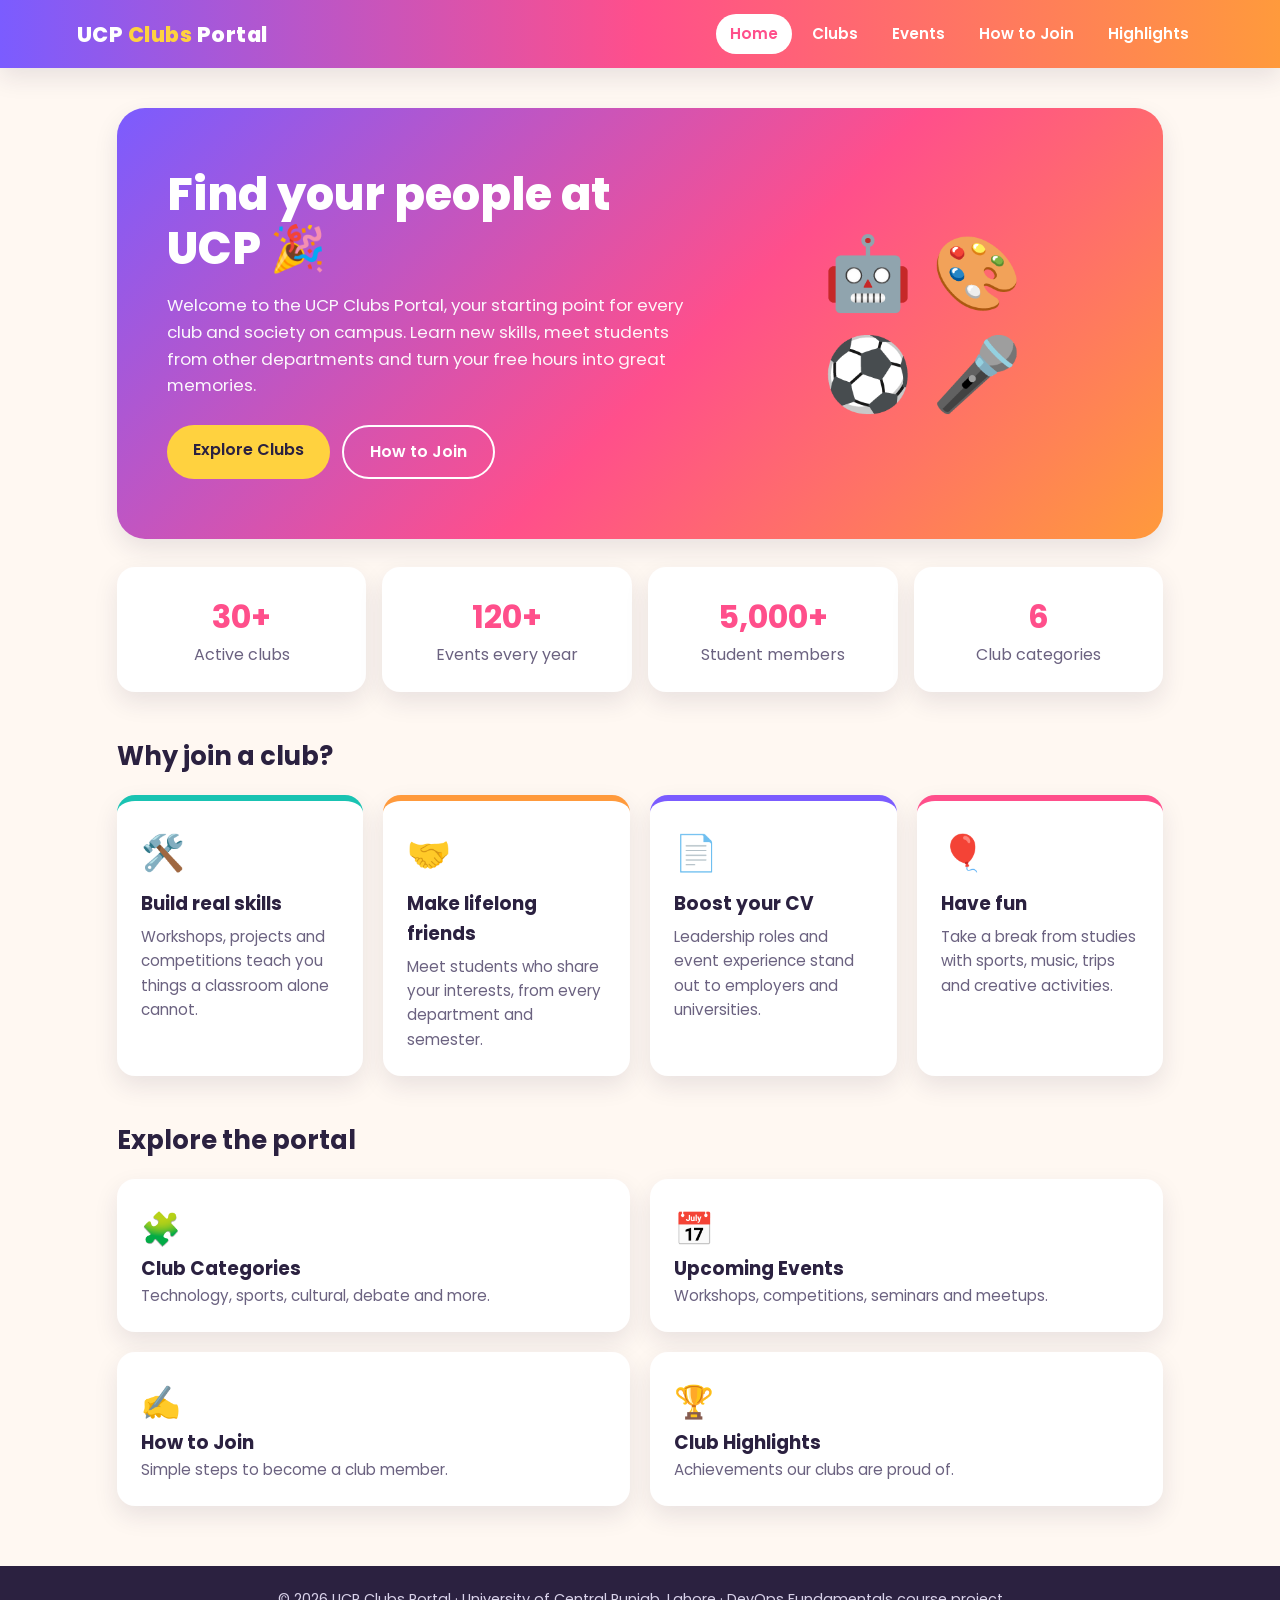
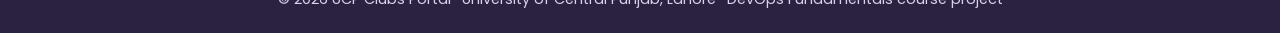
<file: src/index.html>
<!doctype html>
<html lang="en">
  <head>
    <meta charset="UTF-8" />
    <meta name="viewport" content="width=device-width, initial-scale=1.0" />
    <title>Home | UCP Clubs Portal</title>
    <link rel="stylesheet" href="../styles/style.css" />
  </head>
  <body>
    <header class="site-header">
      <a class="logo" href="index.html">UCP <span>Clubs</span> Portal</a>
      <nav class="nav">
        <a href="index.html" class="active">Home</a>
        <a href="clubs.html">Clubs</a>
        <a href="events.html">Events</a>
        <a href="join.html">How to Join</a>
        <a href="highlights.html">Highlights</a>
      </nav>
    </header>

    <main>
      <section class="home-hero">
        <div>
          <h1>Find your people at UCP 🎉</h1>
          <p>
            Welcome to the UCP Clubs Portal, your starting point for every club
            and society on campus. Learn new skills, meet students from other
            departments and turn your free hours into great memories.
          </p>
          <div class="home-hero-actions">
            <a class="btn btn-primary" href="clubs.html">Explore Clubs</a>
            <a class="btn btn-outline" href="join.html">How to Join</a>
          </div>
        </div>
        <div class="home-hero-art" aria-hidden="true">🤖 🎨<br />⚽ 🎤</div>
      </section>

      <section class="home-stats">
        <div class="home-stat card"><strong>30+</strong>Active clubs</div>
        <div class="home-stat card"><strong>120+</strong>Events every year</div>
        <div class="home-stat card"><strong>5,000+</strong>Student members</div>
        <div class="home-stat card"><strong>6</strong>Club categories</div>
      </section>

      <h2 class="section-heading">Why join a club?</h2>
      <section class="home-benefits">
        <article class="home-benefit card">
          <div class="icon">🛠️</div>
          <h3>Build real skills</h3>
          <p>
            Workshops, projects and competitions teach you things a classroom
            alone cannot.
          </p>
        </article>
        <article class="home-benefit card">
          <div class="icon">🤝</div>
          <h3>Make lifelong friends</h3>
          <p>
            Meet students who share your interests, from every department and
            semester.
          </p>
        </article>
        <article class="home-benefit card">
          <div class="icon">📄</div>
          <h3>Boost your CV</h3>
          <p>
            Leadership roles and event experience stand out to employers and
            universities.
          </p>
        </article>
        <article class="home-benefit card">
          <div class="icon">🎈</div>
          <h3>Have fun</h3>
          <p>
            Take a break from studies with sports, music, trips and creative
            activities.
          </p>
        </article>
      </section>

      <h2 class="section-heading">Explore the portal</h2>
      <section class="home-explore">
        <a class="card" href="clubs.html"
          ><span>🧩</span>
          <h3>Club Categories</h3>
          <p>Technology, sports, cultural, debate and more.</p></a
        >
        <a class="card" href="events.html"
          ><span>📅</span>
          <h3>Upcoming Events</h3>
          <p>Workshops, competitions, seminars and meetups.</p></a
        >
        <a class="card" href="join.html"
          ><span>✍️</span>
          <h3>How to Join</h3>
          <p>Simple steps to become a club member.</p></a
        >
        <a class="card" href="highlights.html"
          ><span>🏆</span>
          <h3>Club Highlights</h3>
          <p>Achievements our clubs are proud of.</p></a
        >
      </section>
    </main>

    <footer class="site-footer">
      <p>
        &copy; 2026 UCP Clubs Portal &middot; University of Central Punjab,
        Lahore &middot; DevOps Fundamentals course project
      </p>
    </footer>
  </body>
</html>
</file>
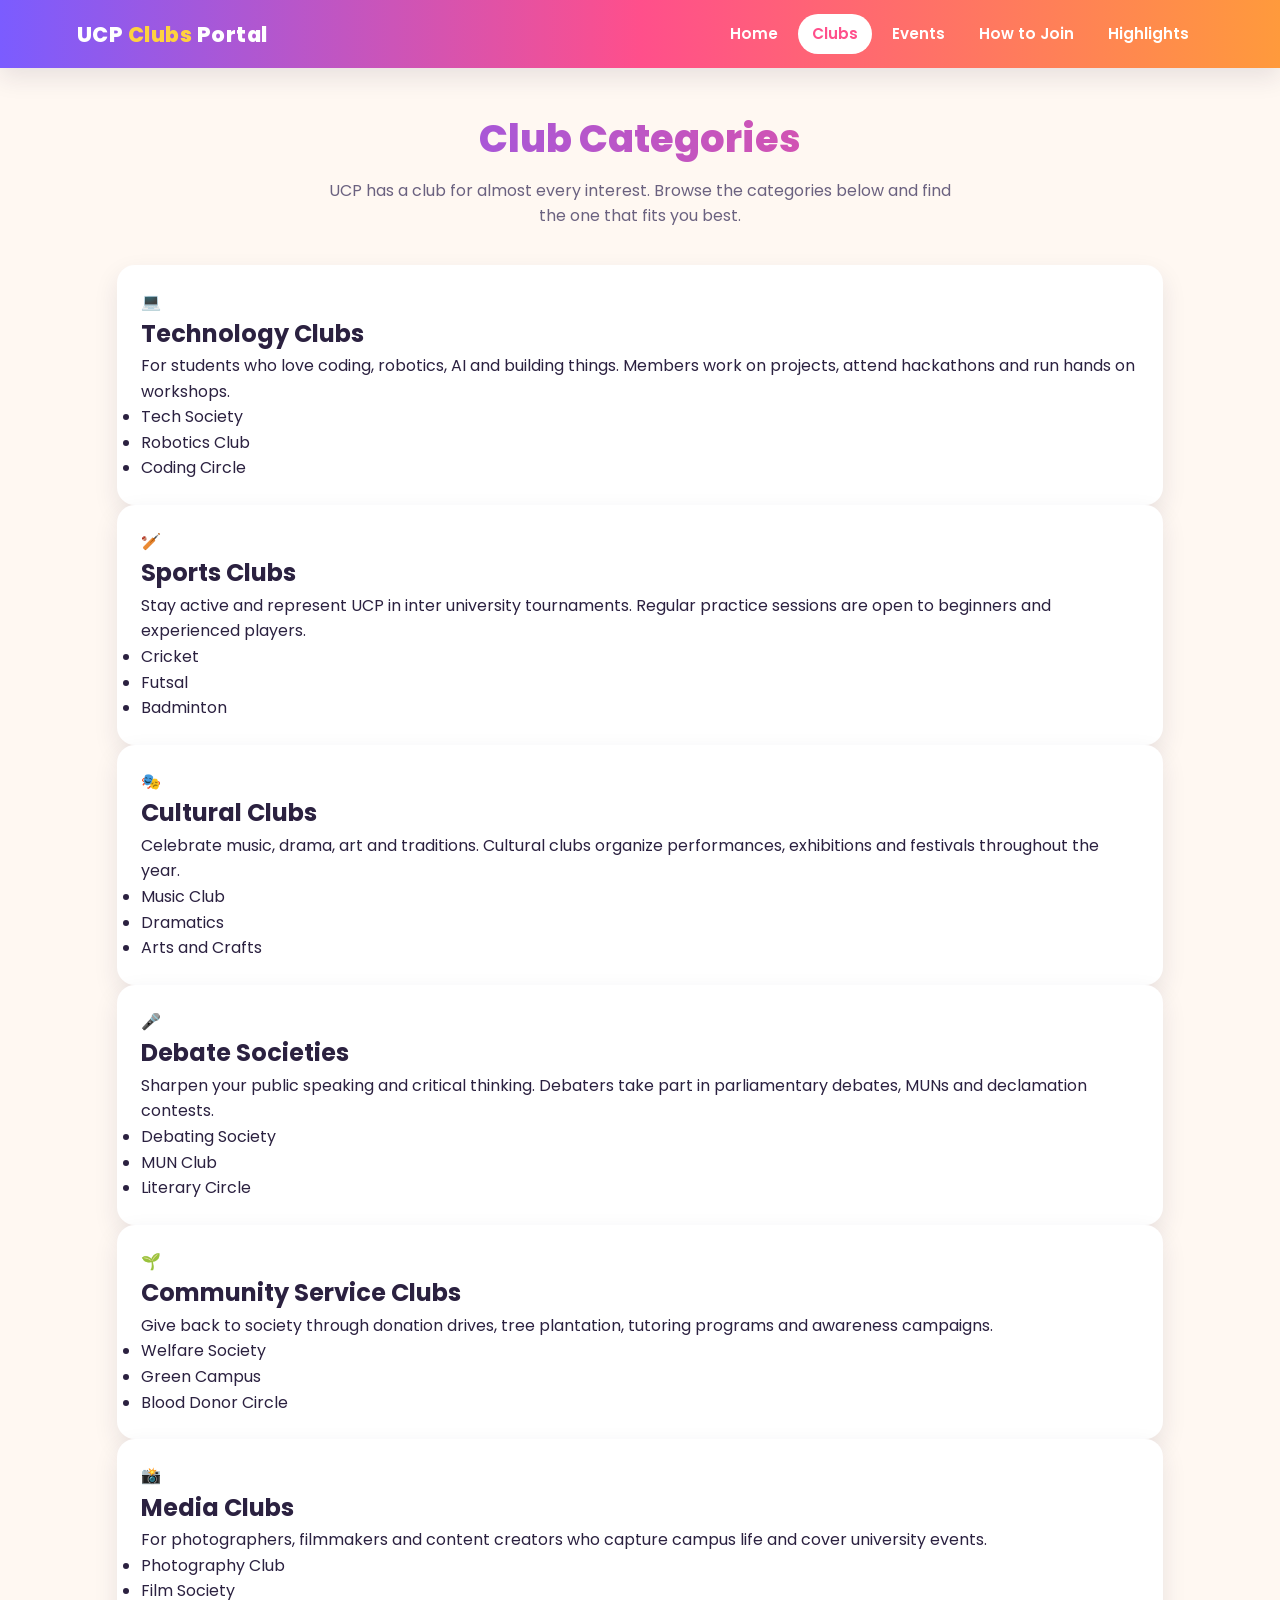
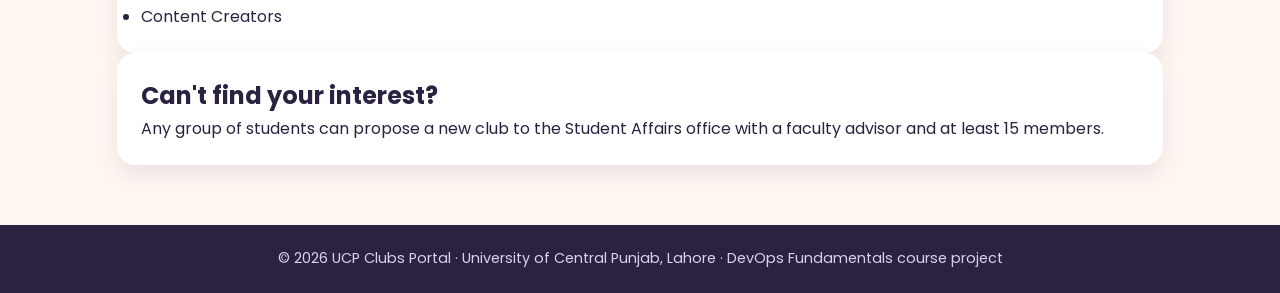
<file: src/clubs.html>
<!DOCTYPE html>
<html lang="en">
<head>
  <meta charset="UTF-8">
  <meta name="viewport" content="width=device-width, initial-scale=1.0">
  <title>Clubs | UCP Clubs Portal</title>
  <link rel="stylesheet" href="../styles/style.css">
</head>
<body>
  <header class="site-header">
    <a class="logo" href="index.html">UCP <span>Clubs</span> Portal</a>
    <nav class="nav">
      <a href="index.html">Home</a>
      <a href="clubs.html" class="active">Clubs</a>
      <a href="events.html">Events</a>
      <a href="join.html">How to Join</a>
      <a href="highlights.html">Highlights</a>
    </nav>
  </header>

  <main>
    <section class="page-title">
      <h1>Club Categories</h1>
      <p>UCP has a club for almost every interest. Browse the categories below and find the one that fits you best.</p>
    </section>

    <section class="clubs-grid">
      <article class="club-card card club-tech">
        <div class="club-icon">💻</div>
        <h2>Technology Clubs</h2>
        <p>For students who love coding, robotics, AI and building things. Members work on projects, attend hackathons and run hands on workshops.</p>
        <ul class="club-tags"><li>Tech Society</li><li>Robotics Club</li><li>Coding Circle</li></ul>
      </article>
      <article class="club-card card club-sports">
        <div class="club-icon">🏏</div>
        <h2>Sports Clubs</h2>
        <p>Stay active and represent UCP in inter university tournaments. Regular practice sessions are open to beginners and experienced players.</p>
        <ul class="club-tags"><li>Cricket</li><li>Futsal</li><li>Badminton</li></ul>
      </article>
      <article class="club-card card club-cultural">
        <div class="club-icon">🎭</div>
        <h2>Cultural Clubs</h2>
        <p>Celebrate music, drama, art and traditions. Cultural clubs organize performances, exhibitions and festivals throughout the year.</p>
        <ul class="club-tags"><li>Music Club</li><li>Dramatics</li><li>Arts and Crafts</li></ul>
      </article>
      <article class="club-card card club-debate">
        <div class="club-icon">🎤</div>
        <h2>Debate Societies</h2>
        <p>Sharpen your public speaking and critical thinking. Debaters take part in parliamentary debates, MUNs and declamation contests.</p>
        <ul class="club-tags"><li>Debating Society</li><li>MUN Club</li><li>Literary Circle</li></ul>
      </article>
      <article class="club-card card club-service">
        <div class="club-icon">🌱</div>
        <h2>Community Service Clubs</h2>
        <p>Give back to society through donation drives, tree plantation, tutoring programs and awareness campaigns.</p>
        <ul class="club-tags"><li>Welfare Society</li><li>Green Campus</li><li>Blood Donor Circle</li></ul>
      </article>
      <article class="club-card card club-media">
        <div class="club-icon">📸</div>
        <h2>Media Clubs</h2>
        <p>For photographers, filmmakers and content creators who capture campus life and cover university events.</p>
        <ul class="club-tags"><li>Photography Club</li><li>Film Society</li><li>Content Creators</li></ul>
      </article>
    </section>

    <section class="clubs-note card">
      <h2>Can't find your interest?</h2>
      <p>Any group of students can propose a new club to the Student Affairs office with a faculty advisor and at least 15 members.</p>
    </section>
  </main>

  <footer class="site-footer">
    <p>&copy; 2026 UCP Clubs Portal &middot; University of Central Punjab, Lahore &middot; DevOps Fundamentals course project</p>
  </footer>
</body>
</html>
</file>
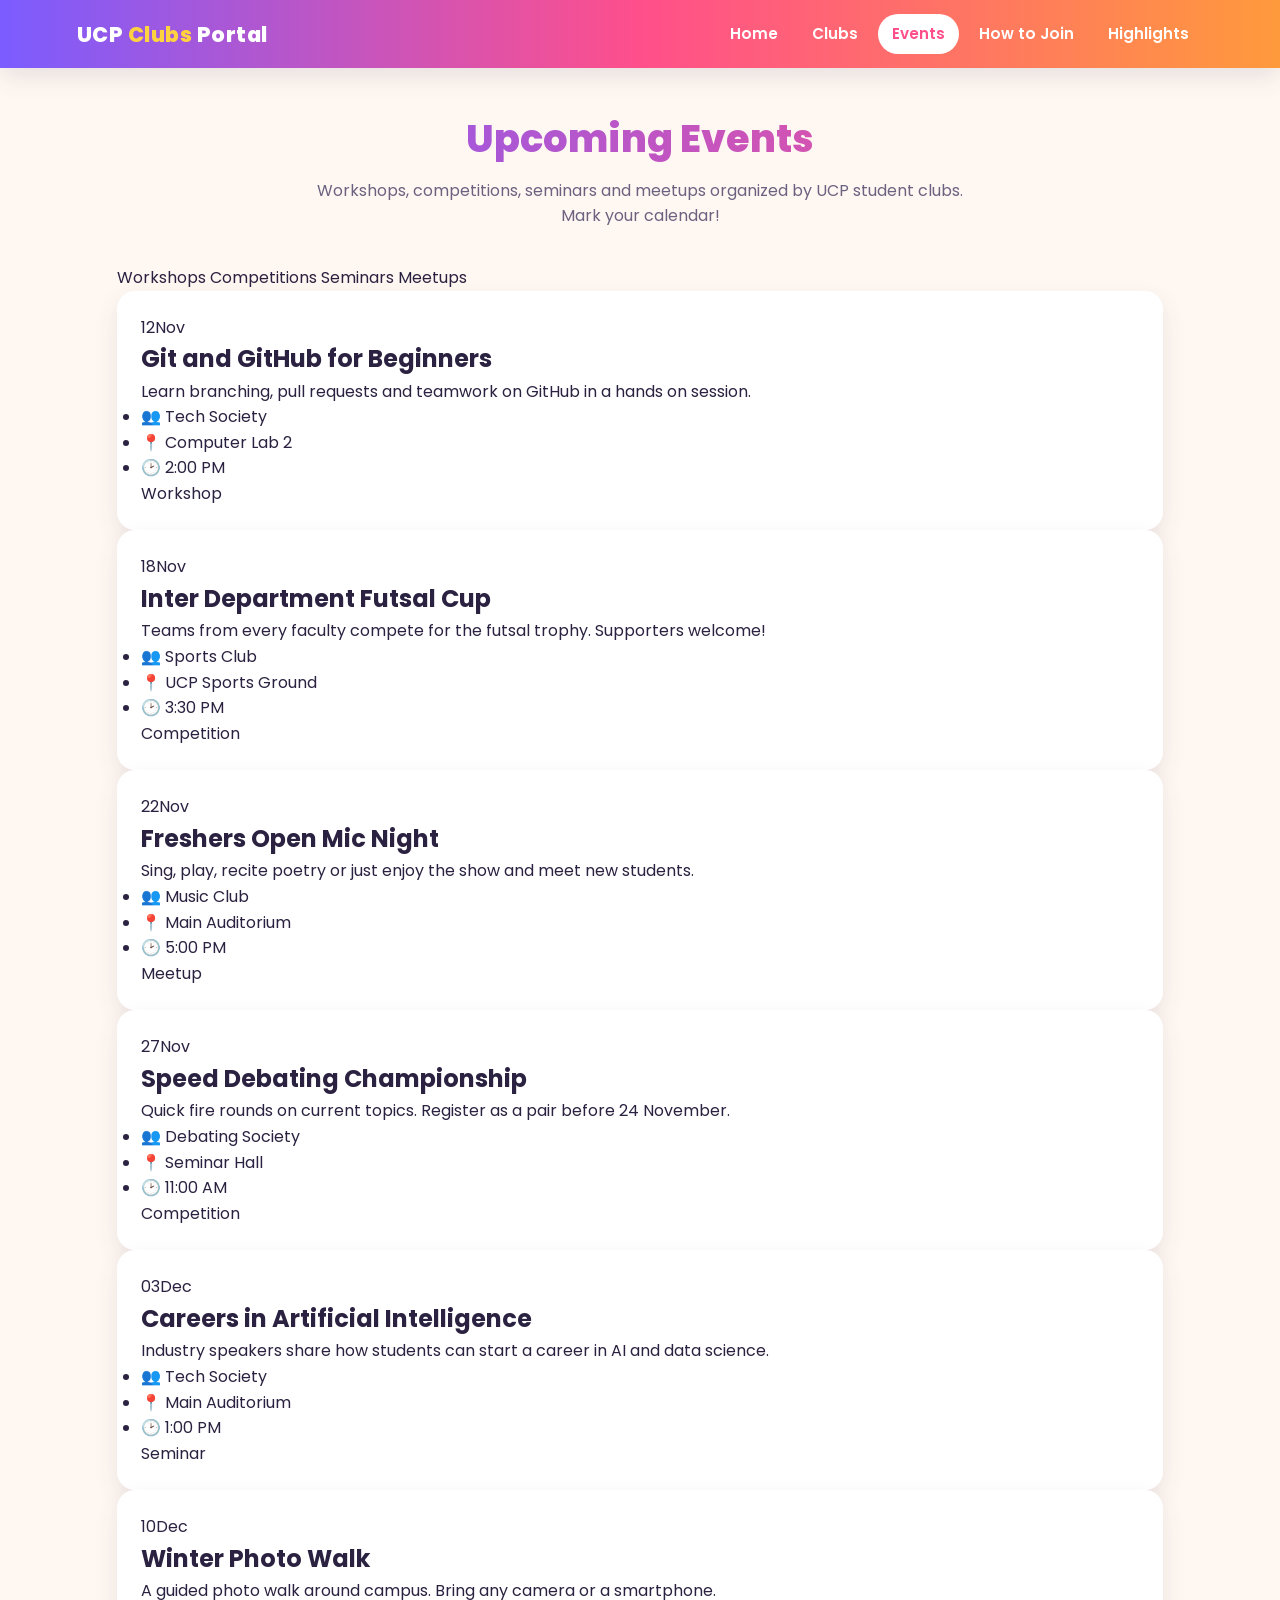
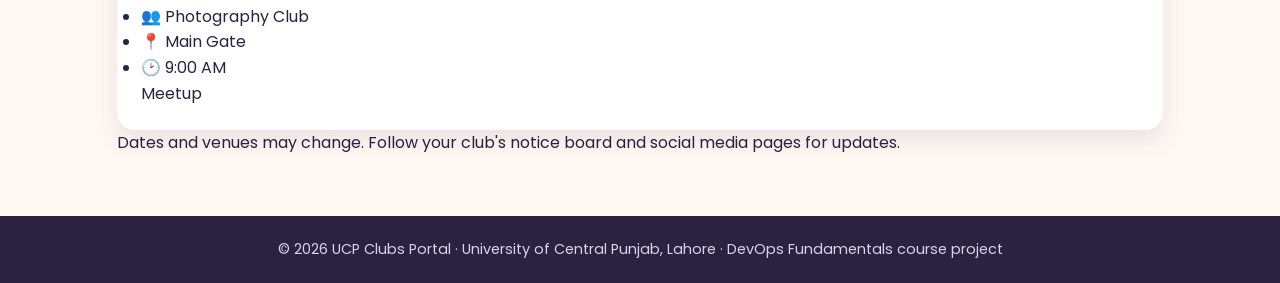
<file: src/events.html>
<!DOCTYPE html>
<html lang="en">
<head>
  <meta charset="UTF-8">
  <meta name="viewport" content="width=device-width, initial-scale=1.0">
  <title>Events | UCP Clubs Portal</title>
  <link rel="stylesheet" href="../styles/style.css">
</head>
<body>
  <header class="site-header">
    <a class="logo" href="index.html">UCP <span>Clubs</span> Portal</a>
    <nav class="nav">
      <a href="index.html">Home</a>
      <a href="clubs.html">Clubs</a>
      <a href="events.html" class="active">Events</a>
      <a href="join.html">How to Join</a>
      <a href="highlights.html">Highlights</a>
    </nav>
  </header>

  <main>
    <section class="page-title">
      <h1>Upcoming Events</h1>
      <p>Workshops, competitions, seminars and meetups organized by UCP student clubs. Mark your calendar!</p>
    </section>

    <div class="events-filters">
      <span class="type-workshop">Workshops</span>
      <span class="type-competition">Competitions</span>
      <span class="type-seminar">Seminars</span>
      <span class="type-meetup">Meetups</span>
    </div>

    <section class="events-list">
      <article class="event-card card">
        <div class="event-date"><span class="day">12</span><span class="month">Nov</span></div>
        <div class="event-info">
          <h2>Git and GitHub for Beginners</h2>
          <p>Learn branching, pull requests and teamwork on GitHub in a hands on session.</p>
          <ul class="event-meta">
            <li>👥 Tech Society</li>
            <li>📍 Computer Lab 2</li>
            <li>🕑 2:00 PM</li>
          </ul>
        </div>
        <span class="event-type type-workshop">Workshop</span>
      </article>
      <article class="event-card card">
        <div class="event-date"><span class="day">18</span><span class="month">Nov</span></div>
        <div class="event-info">
          <h2>Inter Department Futsal Cup</h2>
          <p>Teams from every faculty compete for the futsal trophy. Supporters welcome!</p>
          <ul class="event-meta">
            <li>👥 Sports Club</li>
            <li>📍 UCP Sports Ground</li>
            <li>🕑 3:30 PM</li>
          </ul>
        </div>
        <span class="event-type type-competition">Competition</span>
      </article>
      <article class="event-card card">
        <div class="event-date"><span class="day">22</span><span class="month">Nov</span></div>
        <div class="event-info">
          <h2>Freshers Open Mic Night</h2>
          <p>Sing, play, recite poetry or just enjoy the show and meet new students.</p>
          <ul class="event-meta">
            <li>👥 Music Club</li>
            <li>📍 Main Auditorium</li>
            <li>🕑 5:00 PM</li>
          </ul>
        </div>
        <span class="event-type type-meetup">Meetup</span>
      </article>
      <article class="event-card card">
        <div class="event-date"><span class="day">27</span><span class="month">Nov</span></div>
        <div class="event-info">
          <h2>Speed Debating Championship</h2>
          <p>Quick fire rounds on current topics. Register as a pair before 24 November.</p>
          <ul class="event-meta">
            <li>👥 Debating Society</li>
            <li>📍 Seminar Hall</li>
            <li>🕑 11:00 AM</li>
          </ul>
        </div>
        <span class="event-type type-competition">Competition</span>
      </article>
      <article class="event-card card">
        <div class="event-date"><span class="day">03</span><span class="month">Dec</span></div>
        <div class="event-info">
          <h2>Careers in Artificial Intelligence</h2>
          <p>Industry speakers share how students can start a career in AI and data science.</p>
          <ul class="event-meta">
            <li>👥 Tech Society</li>
            <li>📍 Main Auditorium</li>
            <li>🕑 1:00 PM</li>
          </ul>
        </div>
        <span class="event-type type-seminar">Seminar</span>
      </article>
      <article class="event-card card">
        <div class="event-date"><span class="day">10</span><span class="month">Dec</span></div>
        <div class="event-info">
          <h2>Winter Photo Walk</h2>
          <p>A guided photo walk around campus. Bring any camera or a smartphone.</p>
          <ul class="event-meta">
            <li>👥 Photography Club</li>
            <li>📍 Main Gate</li>
            <li>🕑 9:00 AM</li>
          </ul>
        </div>
        <span class="event-type type-meetup">Meetup</span>
      </article>
    </section>

    <p class="events-note">Dates and venues may change. Follow your club's notice board and social media pages for updates.</p>
  </main>

  <footer class="site-footer">
    <p>&copy; 2026 UCP Clubs Portal &middot; University of Central Punjab, Lahore &middot; DevOps Fundamentals course project</p>
  </footer>
</body>
</html>
</file>
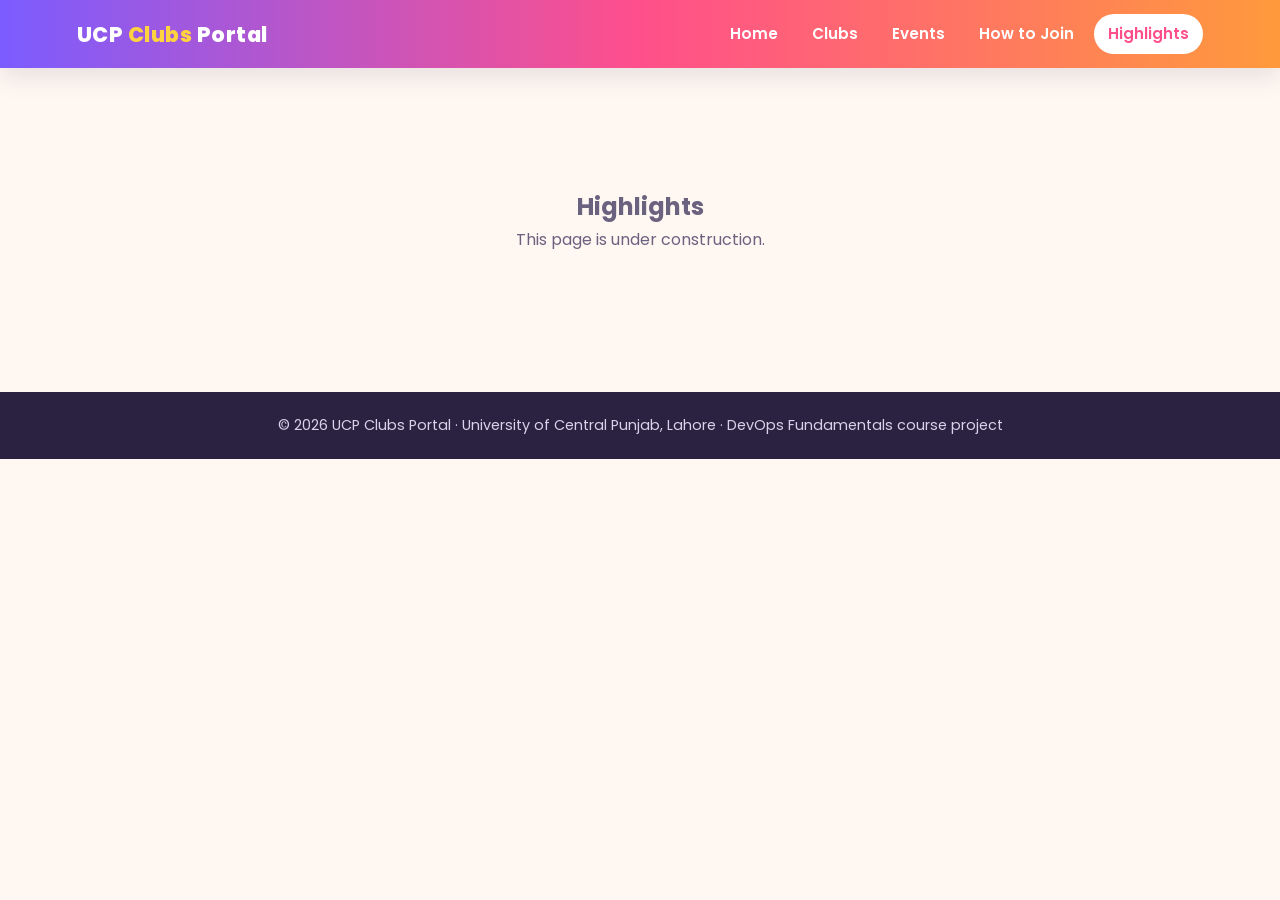
<file: src/highlights.html>
<!DOCTYPE html>
<html lang="en">
<head>
  <meta charset="UTF-8">
  <meta name="viewport" content="width=device-width, initial-scale=1.0">
  <title>Highlights | UCP Clubs Portal</title>
  <link rel="stylesheet" href="../styles/style.css">
</head>
<body>
  <header class="site-header">
    <a class="logo" href="index.html">UCP <span>Clubs</span> Portal</a>
    <nav class="nav">
      <a href="index.html">Home</a>
      <a href="clubs.html">Clubs</a>
      <a href="events.html">Events</a>
      <a href="join.html">How to Join</a>
      <a href="highlights.html" class="active">Highlights</a>
    </nav>
  </header>

  <main>
    <section class="placeholder">
      <h1>Highlights</h1>
      <p>This page is under construction.</p>
    </section>
  </main>

  <footer class="site-footer">
    <p>&copy; 2026 UCP Clubs Portal &middot; University of Central Punjab, Lahore &middot; DevOps Fundamentals course project</p>
  </footer>
</body>
</html>
</file>
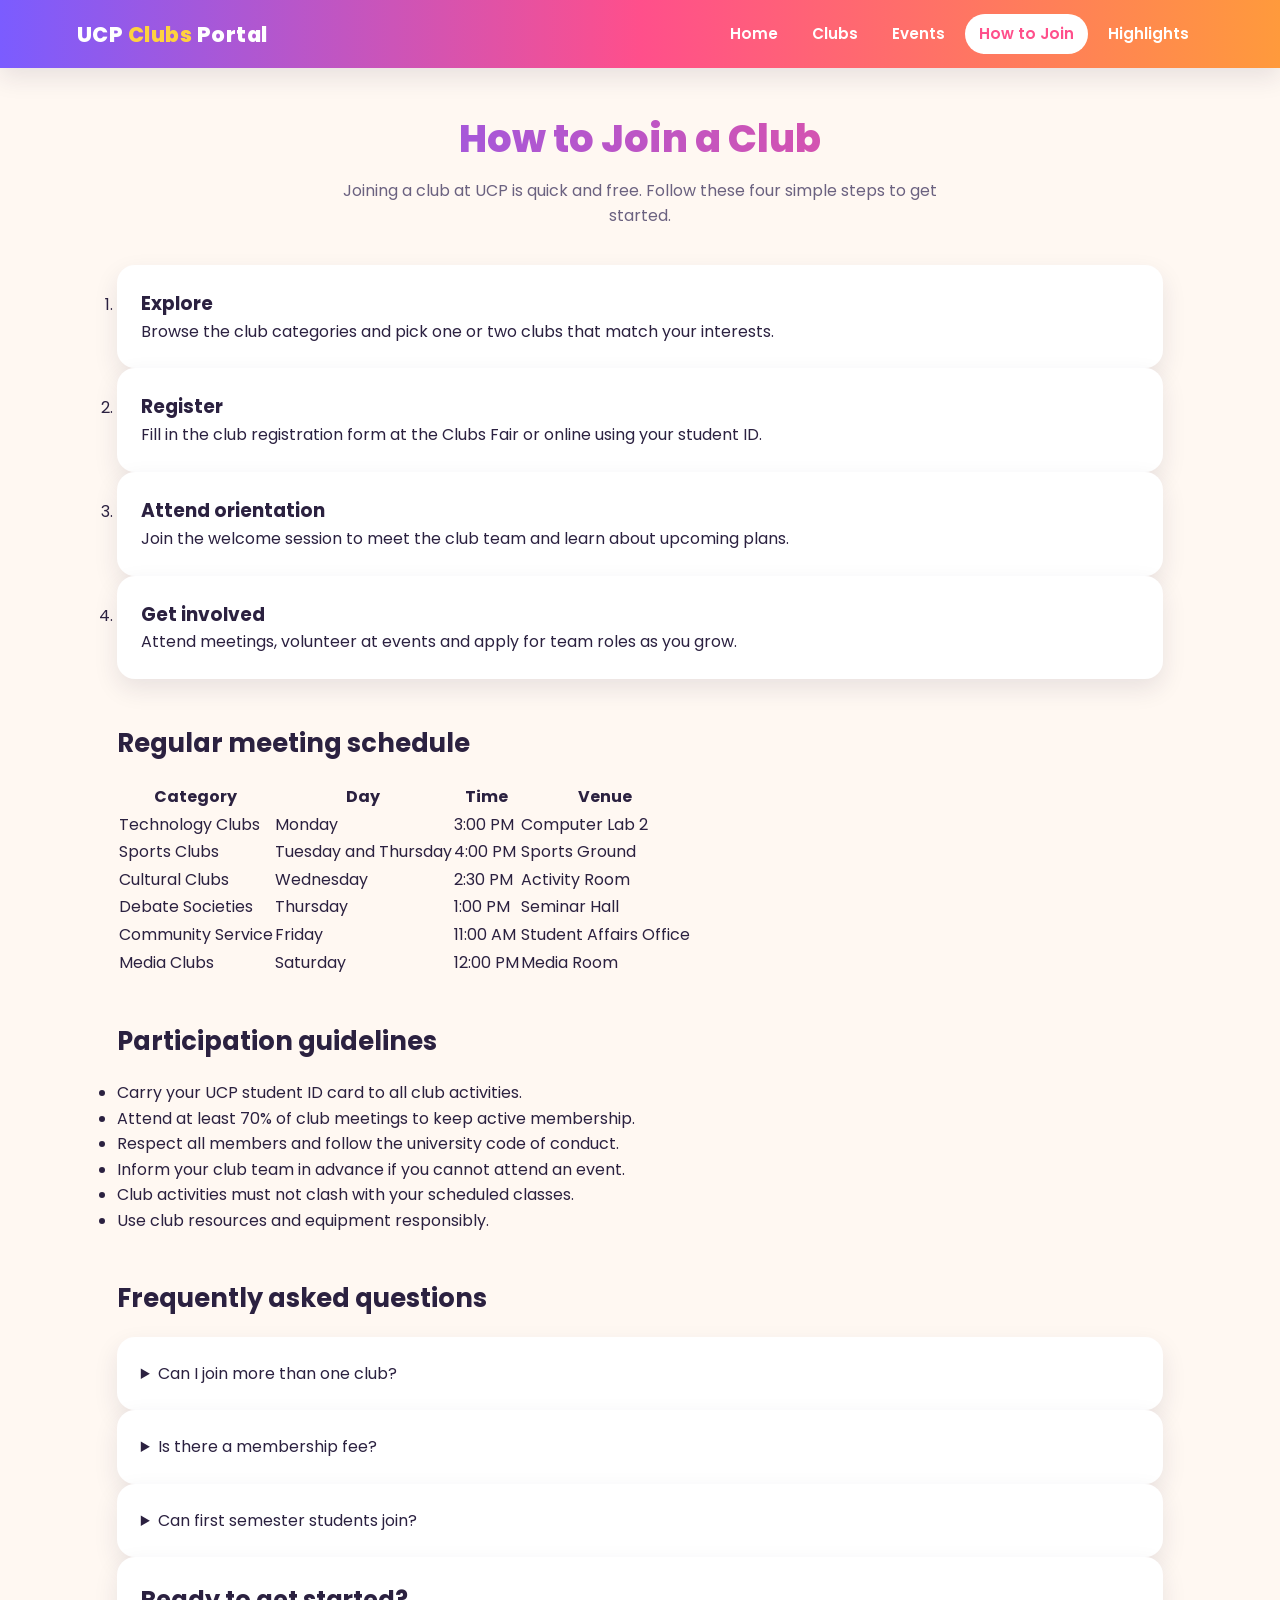
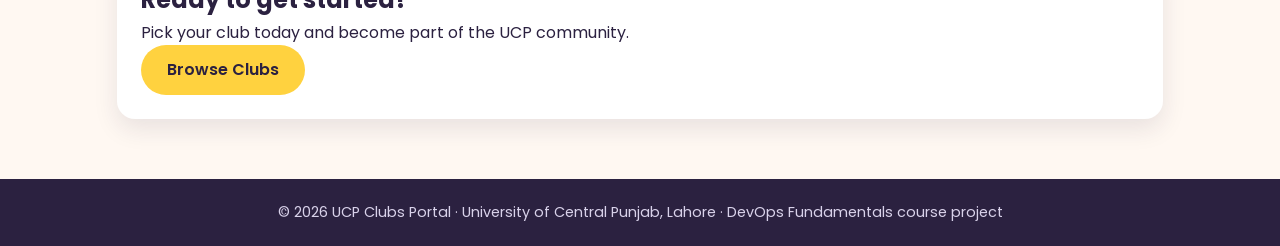
<file: src/join.html>
<!DOCTYPE html>
<html lang="en">
<head>
  <meta charset="UTF-8">
  <meta name="viewport" content="width=device-width, initial-scale=1.0">
  <title>How to Join | UCP Clubs Portal</title>
  <link rel="stylesheet" href="../styles/style.css">
</head>
<body>
  <header class="site-header">
    <a class="logo" href="index.html">UCP <span>Clubs</span> Portal</a>
    <nav class="nav">
      <a href="index.html">Home</a>
      <a href="clubs.html">Clubs</a>
      <a href="events.html">Events</a>
      <a href="join.html" class="active">How to Join</a>
      <a href="highlights.html">Highlights</a>
    </nav>
  </header>

  <main>
    <section class="page-title">
      <h1>How to Join a Club</h1>
      <p>Joining a club at UCP is quick and free. Follow these four simple steps to get started.</p>
    </section>

    <ol class="join-steps">
      <li class="join-step card">
        <h3>Explore</h3>
        <p>Browse the club categories and pick one or two clubs that match your interests.</p>
      </li>
      <li class="join-step card">
        <h3>Register</h3>
        <p>Fill in the club registration form at the Clubs Fair or online using your student ID.</p>
      </li>
      <li class="join-step card">
        <h3>Attend orientation</h3>
        <p>Join the welcome session to meet the club team and learn about upcoming plans.</p>
      </li>
      <li class="join-step card">
        <h3>Get involved</h3>
        <p>Attend meetings, volunteer at events and apply for team roles as you grow.</p>
      </li>
    </ol>

    <h2 class="section-heading">Regular meeting schedule</h2>
    <div class="join-table-wrap">
      <table class="join-table">
        <thead>
          <tr><th>Category</th><th>Day</th><th>Time</th><th>Venue</th></tr>
        </thead>
        <tbody>
          <tr><td>Technology Clubs</td><td>Monday</td><td>3:00 PM</td><td>Computer Lab 2</td></tr>
          <tr><td>Sports Clubs</td><td>Tuesday and Thursday</td><td>4:00 PM</td><td>Sports Ground</td></tr>
          <tr><td>Cultural Clubs</td><td>Wednesday</td><td>2:30 PM</td><td>Activity Room</td></tr>
          <tr><td>Debate Societies</td><td>Thursday</td><td>1:00 PM</td><td>Seminar Hall</td></tr>
          <tr><td>Community Service</td><td>Friday</td><td>11:00 AM</td><td>Student Affairs Office</td></tr>
          <tr><td>Media Clubs</td><td>Saturday</td><td>12:00 PM</td><td>Media Room</td></tr>
        </tbody>
      </table>
    </div>

    <h2 class="section-heading">Participation guidelines</h2>
    <ul class="join-rules">
      <li>Carry your UCP student ID card to all club activities.</li>
      <li>Attend at least 70% of club meetings to keep active membership.</li>
      <li>Respect all members and follow the university code of conduct.</li>
      <li>Inform your club team in advance if you cannot attend an event.</li>
      <li>Club activities must not clash with your scheduled classes.</li>
      <li>Use club resources and equipment responsibly.</li>
    </ul>

    <h2 class="section-heading">Frequently asked questions</h2>
    <div class="join-faq">
      <details class="card">
        <summary>Can I join more than one club?</summary>
        <p>Yes. You can join up to three clubs, as long as you can attend their meetings.</p>
      </details>
      <details class="card">
        <summary>Is there a membership fee?</summary>
        <p>No. Joining a club is free. Some trips or competitions may have a small participation fee.</p>
      </details>
      <details class="card">
        <summary>Can first semester students join?</summary>
        <p>Absolutely. Every club welcomes new students, and no experience is needed.</p>
      </details>
    </div>

    <section class="join-cta card">
      <h2>Ready to get started?</h2>
      <p>Pick your club today and become part of the UCP community.</p>
      <a class="btn btn-primary" href="clubs.html">Browse Clubs</a>
    </section>
  </main>

  <footer class="site-footer">
    <p>&copy; 2026 UCP Clubs Portal &middot; University of Central Punjab, Lahore &middot; DevOps Fundamentals course project</p>
  </footer>
</body>
</html>
</file>
<file: styles/style.css>
/* ==========================================================
   UCP Clubs Portal: shared stylesheet
   Baseline styles added by the Team Lead.
   Each team member appends their page styles at the END.
   ========================================================== */

@import url('https://fonts.googleapis.com/css2?family=Poppins:wght@400;600;800&display=swap');

:root {
  --pink: #ff4f8b;
  --orange: #ff9a3c;
  --yellow: #ffd23f;
  --teal: #19c3b2;
  --purple: #7b5cff;
  --blue: #3fa9f5;
  --ink: #2b2140;
  --muted: #6b6280;
  --bg: #fff8f2;
  --card: #ffffff;
  --radius: 18px;
  --shadow: 0 10px 25px rgba(43, 33, 64, 0.10);
}

* {
  box-sizing: border-box;
  margin: 0;
  padding: 0;
}

body {
  font-family: 'Poppins', 'Segoe UI', Arial, sans-serif;
  color: var(--ink);
  background: var(--bg);
  line-height: 1.6;
}

a {
  color: inherit;
}

/* ---------- Header and navigation ---------- */
.site-header {
  position: sticky;
  top: 0;
  z-index: 10;
  display: flex;
  align-items: center;
  justify-content: space-between;
  flex-wrap: wrap;
  gap: 12px;
  padding: 14px 6%;
  color: #fff;
  background: linear-gradient(90deg, var(--purple), var(--pink), var(--orange));
  box-shadow: var(--shadow);
}

.logo {
  font-size: 1.3rem;
  font-weight: 800;
  text-decoration: none;
  letter-spacing: 0.5px;
}

.logo span {
  color: var(--yellow);
}

.nav {
  display: flex;
  flex-wrap: wrap;
  gap: 6px;
}

.nav a {
  padding: 8px 14px;
  border-radius: 999px;
  font-size: 0.95rem;
  font-weight: 600;
  text-decoration: none;
  transition: background 0.2s;
}

.nav a:hover {
  background: rgba(255, 255, 255, 0.2);
}

.nav a.active {
  background: #fff;
  color: var(--pink);
}

/* ---------- Page layout ---------- */
main {
  max-width: 1200px;
  margin: 0 auto;
  padding: 40px 6% 60px;
}

.page-title {
  margin-bottom: 36px;
  text-align: center;
}

.page-title h1 {
  font-size: 2.4rem;
  font-weight: 800;
  background: linear-gradient(90deg, var(--purple), var(--pink));
  -webkit-background-clip: text;
  background-clip: text;
  color: transparent;
}

.page-title p {
  max-width: 650px;
  margin: 8px auto 0;
  color: var(--muted);
}

.section-heading {
  margin: 44px 0 18px;
  font-size: 1.6rem;
}

.card {
  padding: 24px;
  border-radius: var(--radius);
  background: var(--card);
  box-shadow: var(--shadow);
}

.btn {
  display: inline-block;
  padding: 12px 26px;
  border-radius: 999px;
  font-weight: 600;
  text-decoration: none;
  transition: transform 0.2s;
}

.btn:hover {
  transform: translateY(-3px);
}

.btn-primary {
  background: var(--yellow);
  color: var(--ink);
}

.btn-outline {
  border: 2px solid #fff;
  color: #fff;
}

.placeholder {
  padding: 80px 20px;
  text-align: center;
  color: var(--muted);
}

/* ---------- Footer ---------- */
.site-footer {
  padding: 22px 6%;
  text-align: center;
  font-size: 0.9rem;
  color: #d9d2ea;
  background: var(--ink);
}

/* ---------- Baseline responsive rules ---------- */
@media (max-width: 768px) {
  .site-header {
    flex-direction: column;
    text-align: center;
  }

  .nav {
    justify-content: center;
  }

  .page-title h1 {
    font-size: 1.9rem;
  }
}

/* ==========================================================
<<<<<<< HEAD
   Team Member Styles
   Each team member appends their page styles below this line.
   ========================================================== */

  /* ==========================================================
  Team Lead: Home Page Styles Minahil Kamran
   ========================================================== */
.home-hero {
  display: grid;
  grid-template-columns: 1.4fr 1fr;
  gap: 30px;
  align-items: center;
  padding: 60px 50px;
  border-radius: 28px;
  color: #fff;
  background: linear-gradient(135deg, var(--purple), var(--pink) 55%, var(--orange));
  box-shadow: var(--shadow);
}

.home-hero h1 {
  font-size: 2.8rem;
  font-weight: 800;
  line-height: 1.2;
}

.home-hero p {
  margin: 16px 0 26px;
  font-size: 1.05rem;
  opacity: 0.95;
}

.home-hero-actions {
  display: flex;
  flex-wrap: wrap;
  gap: 12px;
}

.home-hero-art {
  font-size: 4.5rem;
  line-height: 1.4;
  text-align: center;
}

.home-stats {
  display: grid;
  grid-template-columns: repeat(4, 1fr);
  gap: 16px;
  margin-top: 28px;
}

.home-stat {
  text-align: center;
  color: var(--muted);
}

.home-stat strong {
  display: block;
  font-size: 2rem;
  color: var(--pink);
}

.home-benefits {
  display: grid;
  grid-template-columns: repeat(4, 1fr);
  gap: 20px;
}

.home-benefit {
  border-top: 6px solid var(--teal);
}

.home-benefit:nth-child(2) { border-top-color: var(--orange); }
.home-benefit:nth-child(3) { border-top-color: var(--purple); }
.home-benefit:nth-child(4) { border-top-color: var(--pink); }

.home-benefit .icon {
  font-size: 2.2rem;
}

.home-benefit h3 {
  margin: 8px 0 6px;
}

.home-benefit p,
.home-explore p {
  color: var(--muted);
  font-size: 0.95rem;
}

.home-explore {
  display: grid;
  grid-template-columns: repeat(2, 1fr);
  gap: 20px;
}

.home-explore a {
  text-decoration: none;
  transition: transform 0.2s;
}

.home-explore a:hover {
  transform: translateY(-4px);
}

.home-explore span {
  font-size: 2rem;
}

/* index.html: responsive layout */
@media (max-width: 900px) {
  .home-hero {
    grid-template-columns: 1fr;
    padding: 40px 24px;
    text-align: center;
  }

  .home-hero-actions {
    justify-content: center;
  }

  .home-stats,
  .home-benefits {
    grid-template-columns: repeat(2, 1fr);
  }
}

@media (max-width: 560px) {
  .home-hero h1 {
    font-size: 2rem;
  }

  .home-stats,
  .home-benefits,
  .home-explore {
    grid-template-columns: 1fr;
  }
=======
   highlights.html: Club Achievements page (Member 4)
   ========================================================== */
.hl-numbers {
  display: grid;
  grid-template-columns: repeat(4, 1fr);
  gap: 18px;
}

.hl-number {
  padding: 26px 12px;
  border-radius: var(--radius);
  text-align: center;
  color: #fff;
  box-shadow: var(--shadow);
}

.hl-number strong {
  display: block;
  font-size: 2.3rem;
  font-weight: 800;
}

.hl-number:nth-child(1) { background: var(--pink); }
.hl-number:nth-child(2) { background: var(--orange); }
.hl-number:nth-child(3) { background: var(--teal); }
.hl-number:nth-child(4) { background: var(--purple); }

.hl-grid {
  display: grid;
  grid-template-columns: repeat(3, 1fr);
  gap: 22px;
}

.hl-card {
  position: relative;
  transition: transform 0.2s;
}

.hl-card:hover {
  transform: scale(1.03);
}

.hl-badge {
  font-size: 2.4rem;
}

.hl-year {
  position: absolute;
  top: 18px;
  right: 18px;
  padding: 3px 12px;
  border-radius: 999px;
  font-size: 0.8rem;
  font-weight: 700;
  color: var(--ink);
  background: var(--yellow);
}

.hl-card h3 {
  margin: 8px 0 6px;
}

.hl-card p {
  font-size: 0.95rem;
  color: var(--muted);
}

.hl-club {
  display: inline-block;
  margin-top: 12px;
  font-size: 0.9rem;
  font-weight: 600;
  color: var(--purple);
}

.hl-card.featured {
  grid-column: span 2;
  color: #fff;
  background: linear-gradient(135deg, var(--purple), var(--pink));
}

.hl-card.featured p,
.hl-card.featured .hl-club {
  color: #fff;
>>>>>>> 2bc30bf (Add styles for highlight numbers and achievement cards)
}
/* highlights.html: responsive layout */
@media (max-width: 900px) {
  .hl-numbers,
  .hl-grid {
    grid-template-columns: repeat(2, 1fr);
  }
}

@media (max-width: 560px) {
  .hl-numbers,
  .hl-grid {
    grid-template-columns: 1fr;
  }

  .hl-card.featured {
    grid-column: auto;
  }
}
</file>
